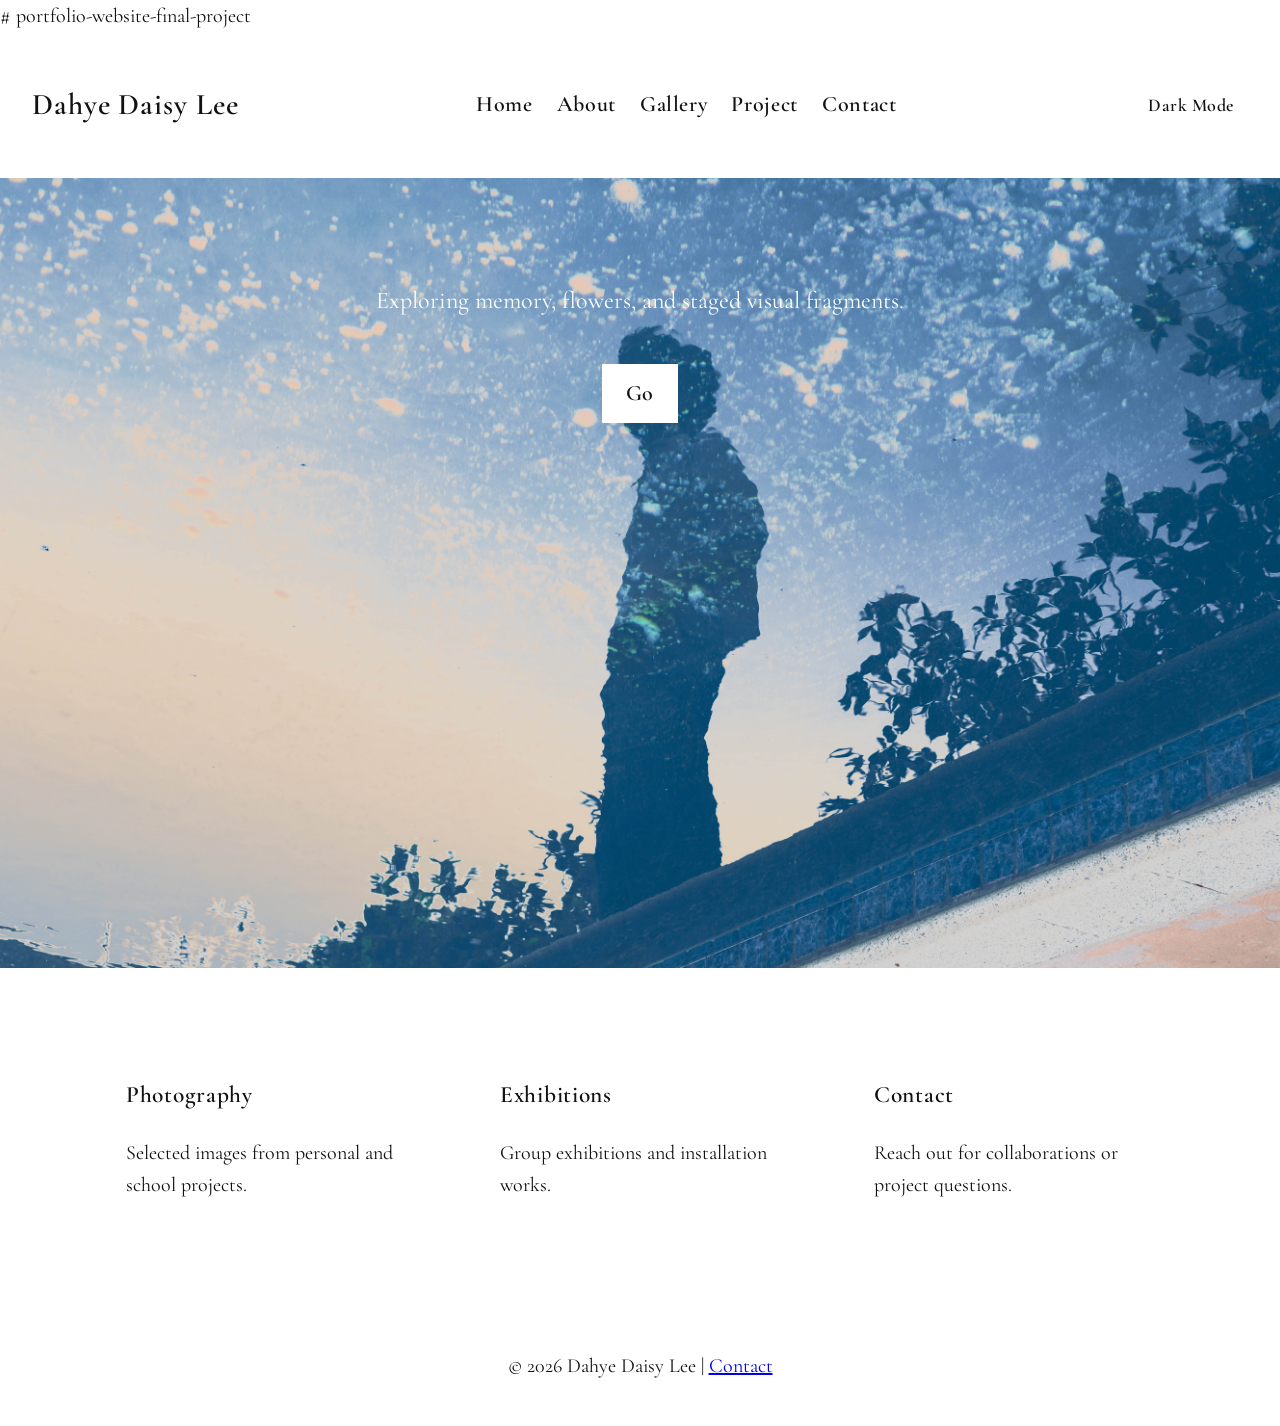
<file: index.html>
# portfolio-website-final-project
<!DOCTYPE html>
<html lang="en">
<head>
  <meta charset="UTF-8">
  <meta name="viewport" content="width=device-width, initial-scale=1.0">
  <title>Dahye Daisy Lee | Home</title>
  <meta name="description" content="Photography portfolio website by Dahye Daisy Lee.">
  <link rel="preconnect" href="https://fonts.googleapis.com">
  <link rel="stylesheet" href="style.css">
</head>

<body>
  <header>
    <nav class="navbar">
      <h1 class="logo">Dahye Daisy Lee</h1>
      <ul>
        <li><a href="index.html">Home</a></li>
        <li><a href="about.html">About</a></li>
        <li><a href="gallery.html">Gallery</a></li>
        <li><a href="project.html">Project</a></li>
        <li><a href="contact.html">Contact</a></li>
      </ul>
      <button id="themeButton">Dark Mode</button>
    </nav>
  </header>

  <main>
    <section class="hero">
    
      <p> Exploring memory, flowers, and staged visual fragments.</p>
      <a class="button" href="gallery.html">Go</a>
    </section>

    <section class="cards">
      <div class="card">
        <h3>Photography</h3>
        <p>Selected images from personal and school projects.</p>
      </div>
      <div class="card">
        <h3>Exhibitions</h3>
        <p>Group exhibitions and installation works.</p>
      </div>
      <div class="card">
        <h3>Contact</h3>
        <p>Reach out for collaborations or project questions.</p>
      </div>
    </section>
  </main>

  <footer>
    <p>© 2026 Dahye Daisy Lee | <a href="contact.html">Contact</a></p>
  </footer>

  <script src="script.js"></script>
</body>
</html>
</file>
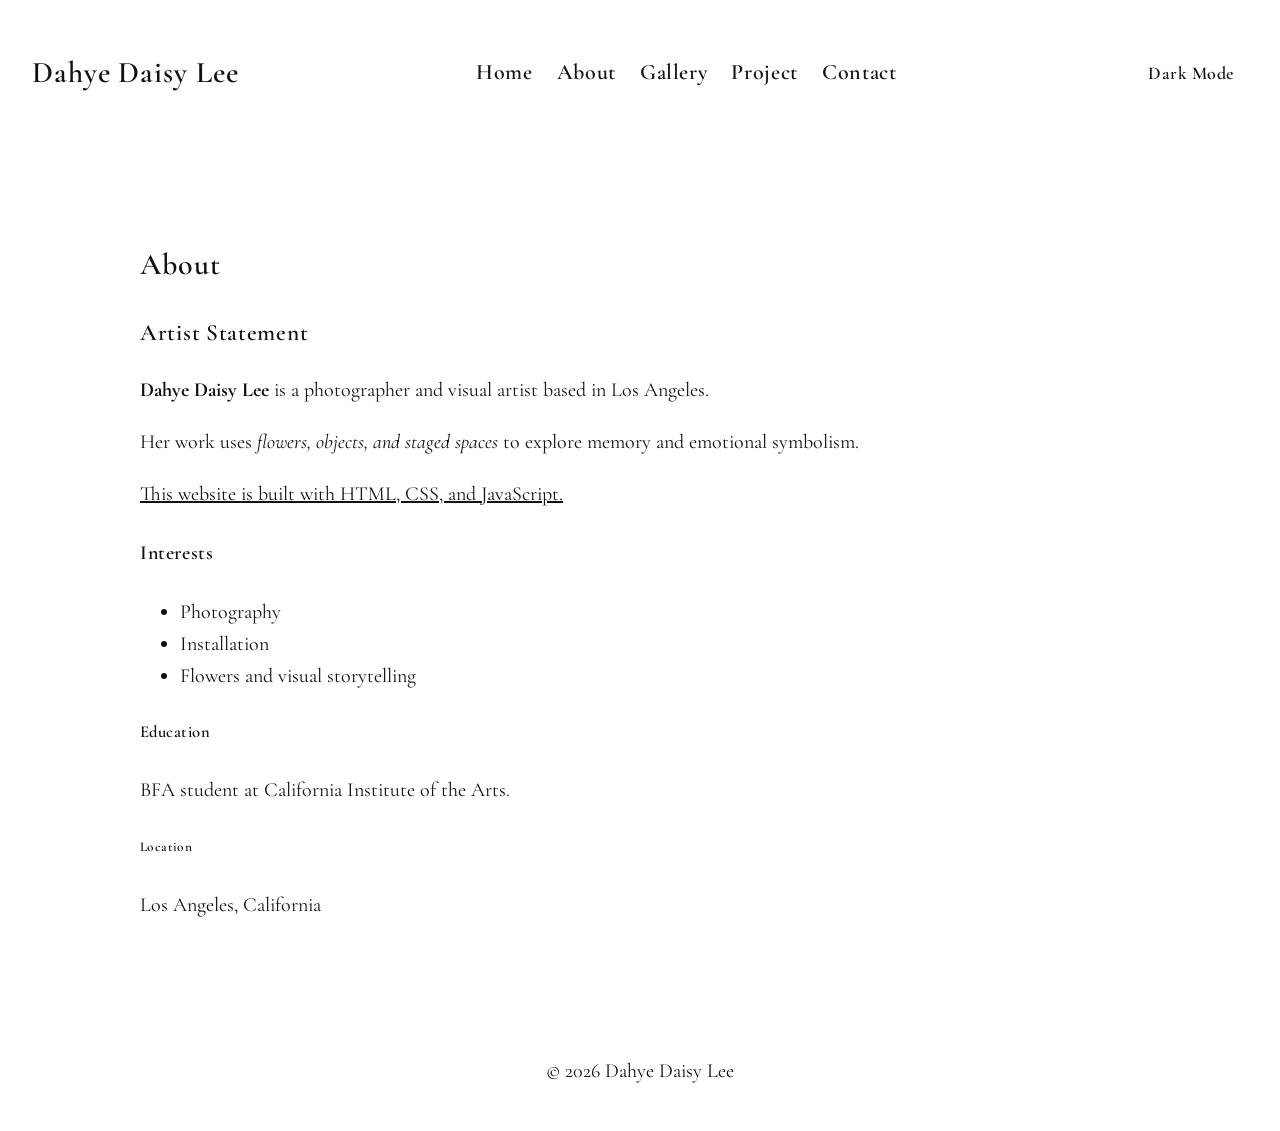
<file: about.html>
<!DOCTYPE html>
<html lang="en">
<head>
  <meta charset="UTF-8">
  <meta name="viewport" content="width=device-width, initial-scale=1.0">
  <title>Dahye Daisy Lee | About</title>
  <meta name="description" content="About Dahye Daisy Lee, photographer and visual artist.">
  <link rel="stylesheet" href="style.css">
</head>

<body>
  <header>
    <nav class="navbar">
      <h1 class="logo">Dahye Daisy Lee</h1>
      <ul>
        <li><a href="index.html">Home</a></li>
        <li><a href="about.html">About</a></li>
        <li><a href="gallery.html">Gallery</a></li>
        <li><a href="project.html">Project</a></li>
        <li><a href="contact.html">Contact</a></li>
      </ul>
      <button id="themeButton">Dark Mode</button>
    </nav>
  </header>

  <main class="page">
    <h2>About</h2>
    <h3>Artist Statement</h3>
    <p><strong>Dahye Daisy Lee</strong> is a photographer and visual artist based in Los Angeles.</p>
    <p>Her work uses <em>flowers, objects, and staged spaces</em> to explore memory and emotional symbolism.</p>
    <p class="underline">This website is built with HTML, CSS, and JavaScript.</p>

    <h4>Interests</h4>
    <ul>
      <li>Photography</li>
      <li>Installation</li>
      <li>Flowers and visual storytelling</li>
    </ul>

    <h5>Education</h5>
    <p>BFA student at California Institute of the Arts.</p>

    <h6>Location</h6>
    <p>Los Angeles, California</p>
  </main>

  <footer>
    <p>© 2026 Dahye Daisy Lee</p>
  </footer>

  <script src="script.js"></script>
</body>
</html>
</file>
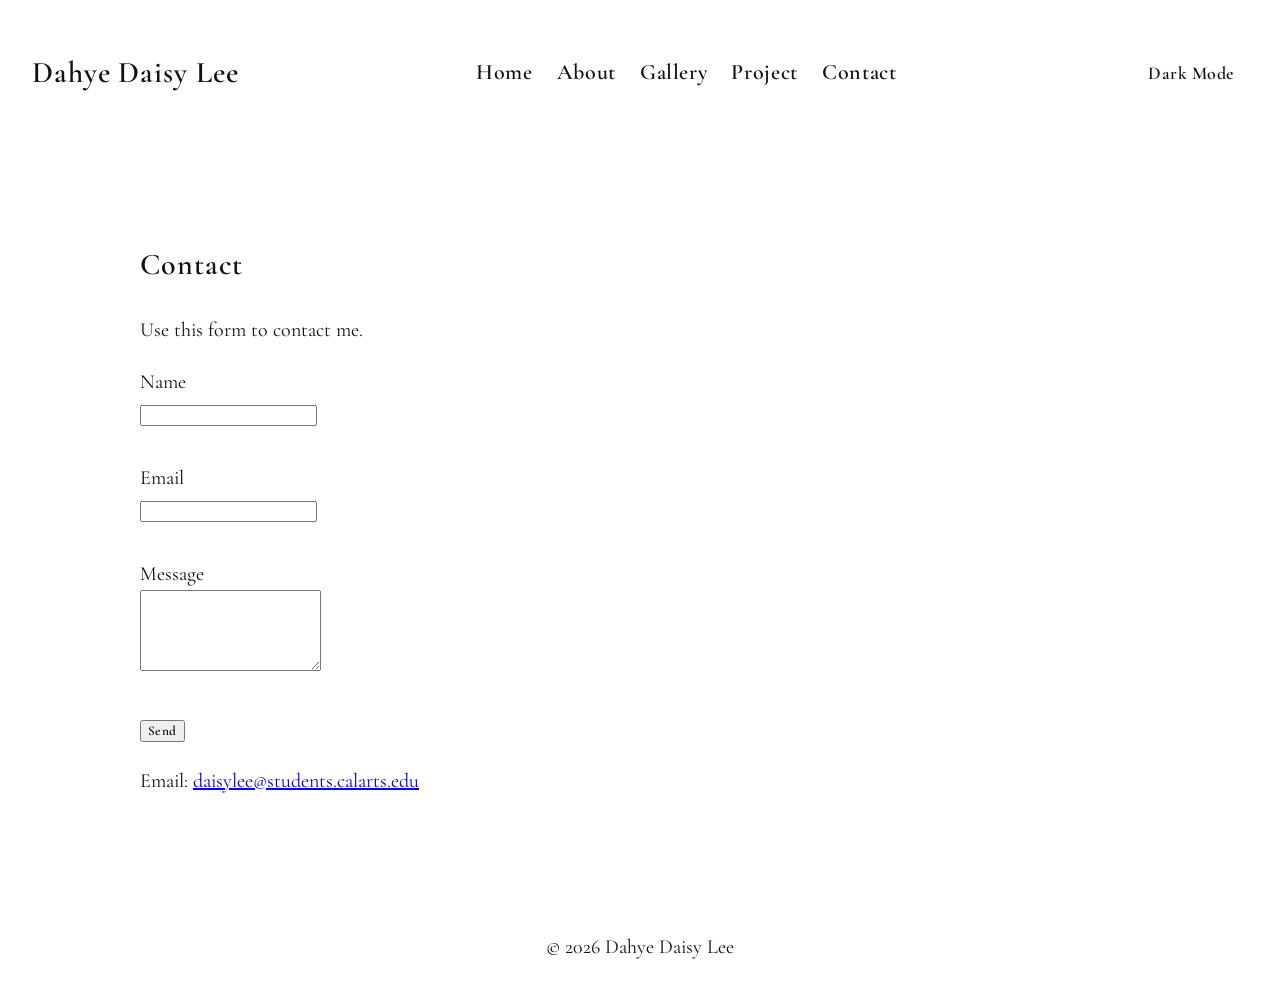
<file: contact.html>
<!DOCTYPE html>
<html lang="en">
<head>
  <meta charset="UTF-8">
  <meta name="viewport" content="width=device-width, initial-scale=1.0">
  <title>Dahye Daisy Lee | Contact</title>
  <meta name="description" content="Contact page for Dahye Daisy Lee.">
  <link rel="stylesheet" href="style.css">
</head>

<body>
  <header>
    <nav class="navbar">
      <h1 class="logo">Dahye Daisy Lee</h1>
      <ul>
        <li><a href="index.html">Home</a></li>
        <li><a href="about.html">About</a></li>
        <li><a href="gallery.html">Gallery</a></li>
        <li><a href="project.html">Project</a></li>
        <li><a href="contact.html">Contact</a></li>
      </ul>
      <button id="themeButton">Dark Mode</button>
    </nav>
  </header>

  <main class="page">
    <h2>Contact</h2>
    <p>Use this form to contact me.</p>

    <form action="https://formspree.io/f/mdabnwqp" method="POST">

  <label>Name</label><br>
  <input type="text" name="name" required><br><br>

  <label>Email</label><br>
  <input type="email" name="email" required><br><br>

  <label>Message</label><br>
  <textarea name="message" rows="5" required></textarea><br><br>

  <button type="submit">Send</button>

</form>

    <p>Email: <a href="mailto:daisylee@students.calarts.edu">daisylee@students.calarts.edu</a></p>
  </main>

  <footer>
    <p>© 2026 Dahye Daisy Lee</p>
  </footer>

  <script src="script.js"></script>
</body>
</html>
</file>
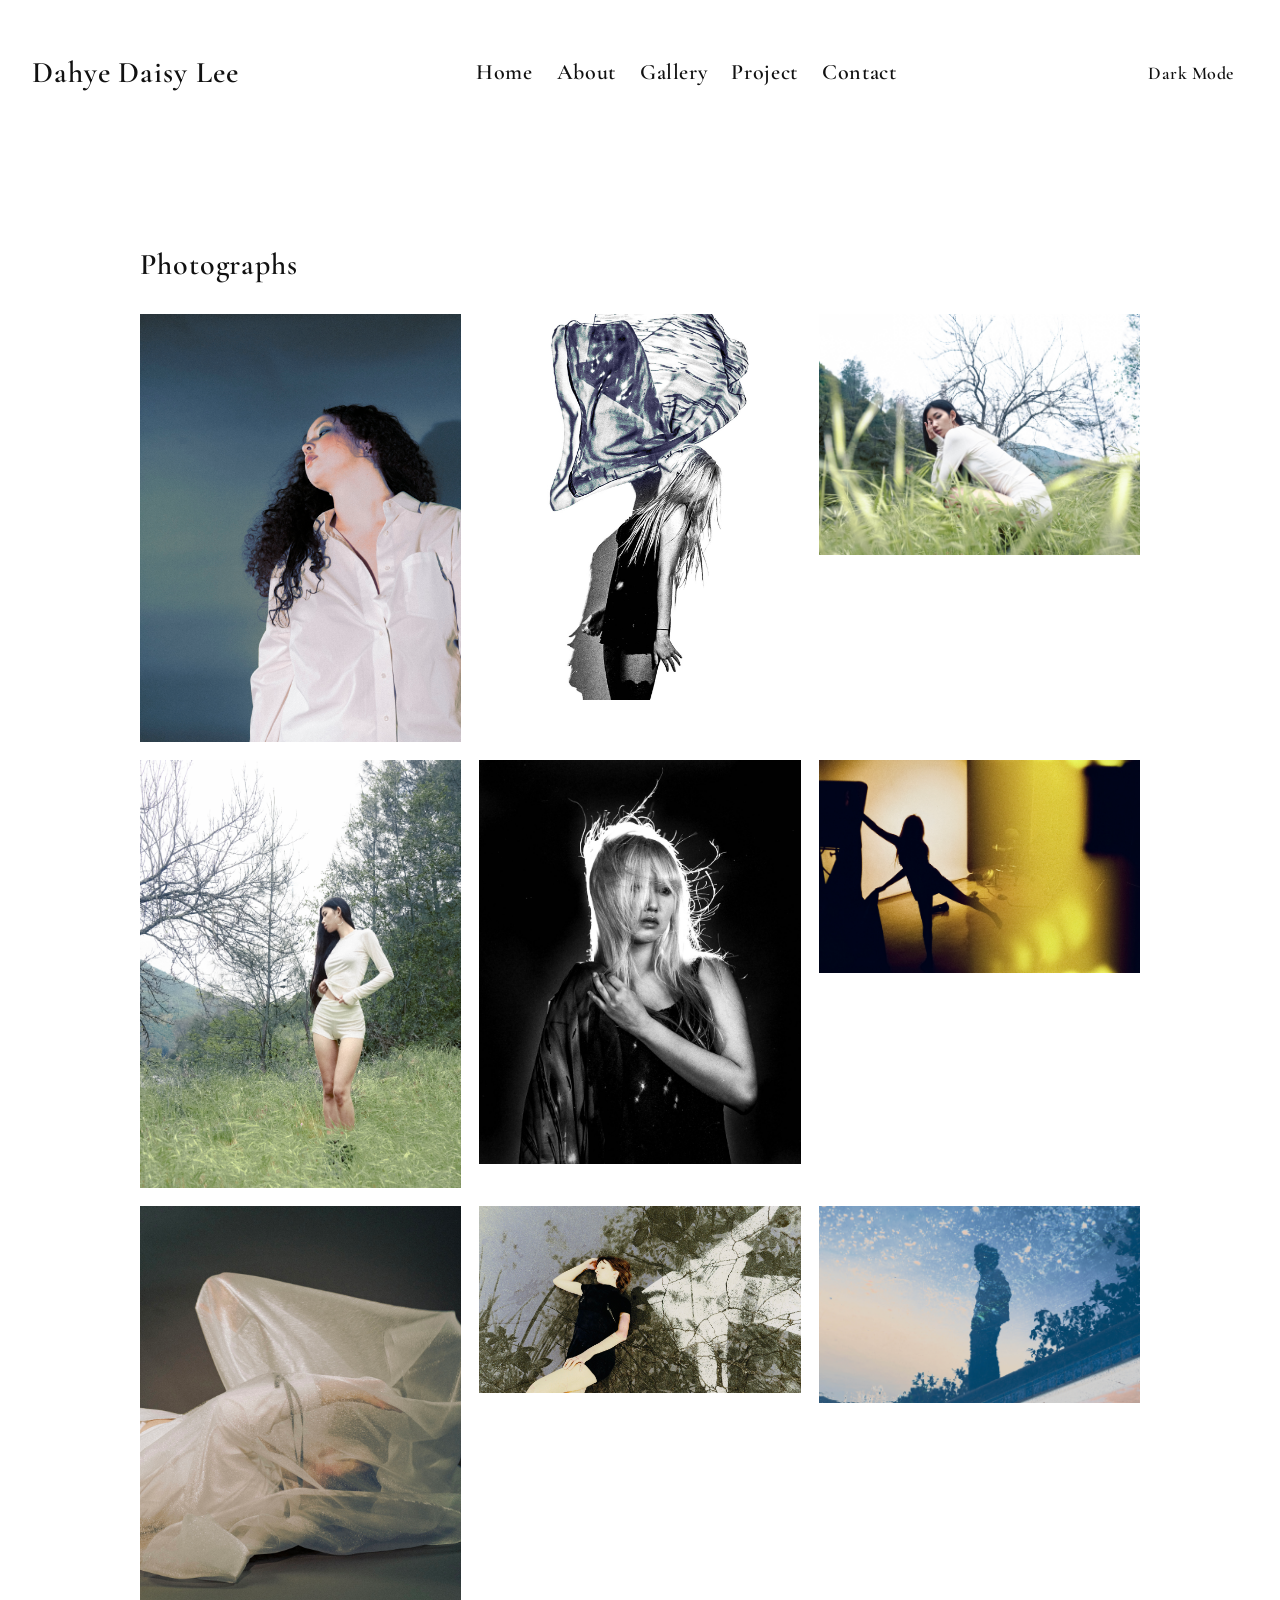
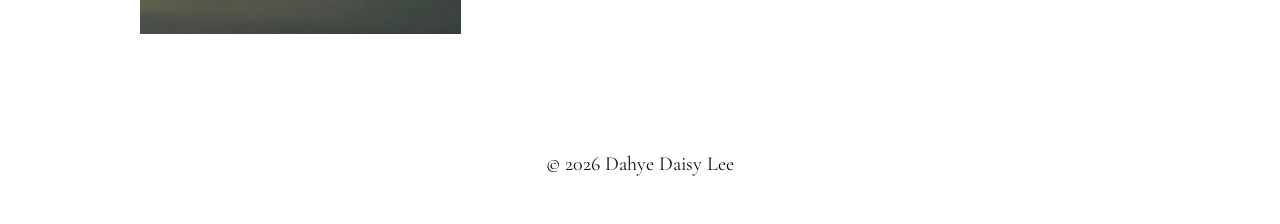
<file: gallery.html>
<!DOCTYPE html>
<html lang="en">
<head>
  <meta charset="UTF-8">
  <meta name="viewport" content="width=device-width, initial-scale=1.0">
  <title>Dahye Daisy Lee | Gallery</title>
  <meta name="description" content="Photography gallery by Dahye Daisy Lee.">
  <link rel="stylesheet" href="style.css">
</head>

<body>
  <header>
    <nav class="navbar">
      <h1 class="logo">Dahye Daisy Lee</h1>
      <ul>
        <li><a href="index.html">Home</a></li>
        <li><a href="about.html">About</a></li>
        <li><a href="gallery.html">Gallery</a></li>
        <li><a href="project.html">Project</a></li>
        <li><a href="contact.html">Contact</a></li>
      </ul>
      <button id="themeButton">Dark Mode</button>
    </nav>
  </header>

  <main class="page">
    <h2>Photographs</h2>
   

   <section class="gallery-grid">

  <img src="elle(3).JPG" alt="Elle photograph">
  <img src="isu.jpg" alt="ISU photograph">
  <img src="romy.jpg" alt="Romy photograph">
  <img src="romy(1).jpg" alt="Romy portrait">
  <img src="untitled(6).JPG" alt="Untitled photograph">
  <img src="untitled(1).jpg" alt="Untitled photograph">
  <img src="tulip.jpg" alt="Tulip photograph">
  <img src="mel.jpg" alt="Mel portrait">
  <img src="okaymyles.jpg" alt="Okaymyles photograph">

</section>
  </main>

  <footer>
    <p>© 2026 Dahye Daisy Lee</p>
  </footer>

  <script src="script.js"></script>
</body>
</html>
</file>
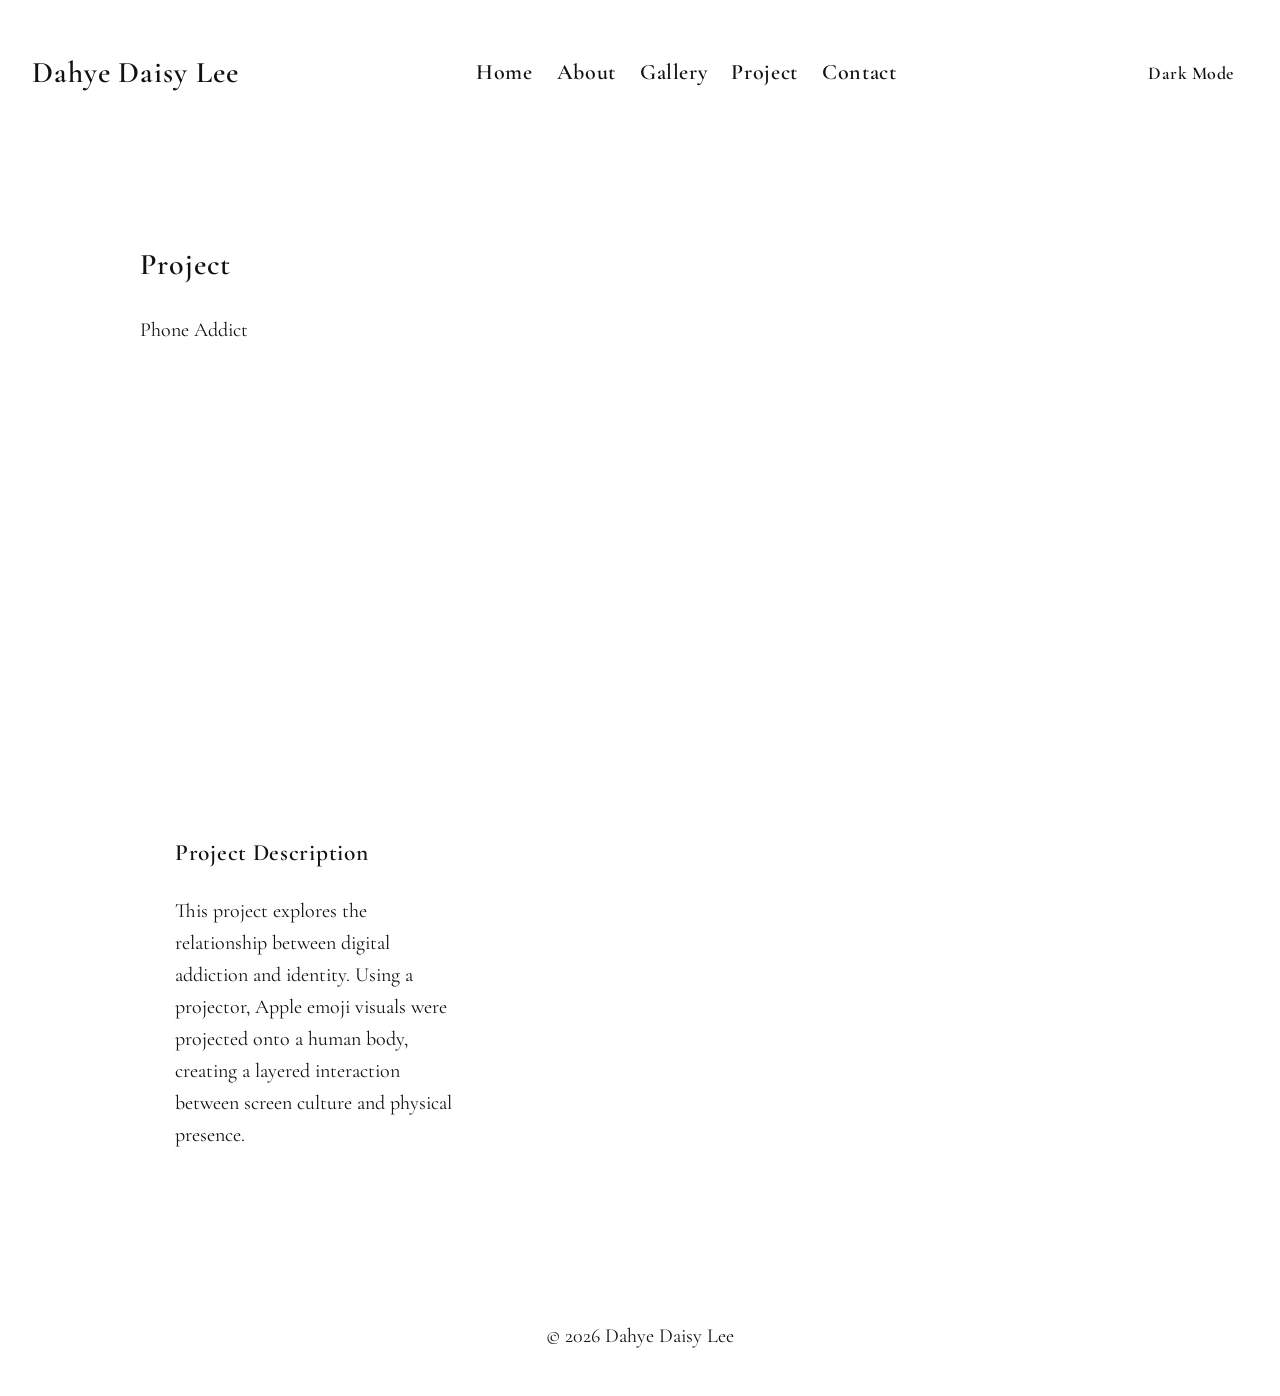
<file: project.html>
<!DOCTYPE html>
<html lang="en">
<head>
  <meta charset="UTF-8">
  <meta name="viewport" content="width=device-width, initial-scale=1.0">
  <title>Dahye Daisy Lee | Project</title>
  <meta name="description" content="Project page with embedded media.">
  <link rel="stylesheet" href="style.css">
</head>

<body>
  <header>
    <nav class="navbar">
      <h1 class="logo">Dahye Daisy Lee</h1>
      <ul>
        <li><a href="index.html">Home</a></li>
        <li><a href="about.html">About</a></li>
        <li><a href="gallery.html">Gallery</a></li>
        <li><a href="project.html">Project</a></li>
        <li><a href="contact.html">Contact</a></li>
      </ul>
      <button id="themeButton">Dark Mode</button>
    </nav>
  </header>

  <main class="page">
    <h2>Project</h2>
    <p> Phone Addict </p>

    <div class="video-box">
      <iframe 
        https://www.youtube.com/watch?v=RlaUIq87SKU&t=1s
        title="Phone Addict 2024"
        allowfullscreen>
      </iframe>
    </div>

    <section class="card">
      <h3>Project Description</h3>
      <p> This project explores the relationship between digital addiction and identity.
Using a projector, Apple emoji visuals were projected onto a human body,
creating a layered interaction between screen culture and physical presence. </p>
    </section>
  </main>

  <footer>
    <p>© 2026 Dahye Daisy Lee</p>
  </footer>

  <script src="script.js"></script>
</body>
</html>
</file>
<file: style.css>
@import url('https://fonts.googleapis.com/css2?family=Cormorant+Garamond:wght@400;500;600;700&display=swap');

:root {
  --background: #ffffff;
  --text: #111111;
  --accent: #111111;
  --card: #ffffff;
}

body.dark {
  --background: #111111;
  --text: #ffffff;
  --accent: #ffffff;
  --card: #111111;
}

body {
  margin: 0;
  background-color: var(--background);
  color: var(--text);
  font-family: 'Cormorant Garamond', serif;
  line-height: 1.6;
  font-size: 20px;
}

h1, h2, h3, h4, h5, h6,
.logo,
.navbar a,
button,
.button {
  font-family: 'Cormorant Garamond', serif;
  font-weight: 600;
  letter-spacing: 0.03em;
}

.navbar {
  display: flex;
  justify-content: space-between;
  align-items: center;
  background-color: #ffffff;
  color: #111111;
  padding: 24px 32px;
}

.logo {
  font-size: 30px;
}

.navbar ul {
  list-style: none;
  display: flex;
  gap: 24px;
  padding: 0;
  margin: 0;
}

.navbar a {
  color: #111111;
  text-decoration: none;
  font-size: 22px;
}

.navbar a:hover {
  color: #888888;
  text-decoration: none;
}

.navbar a:visited {
  color: #111111;
}

#themeButton {
  padding: 8px 14px;
  border: none;
  background: transparent;
  color: #111111;
  cursor: pointer;
  font-size: 18px;
}

#themeButton:hover {
  color: #888888;
}

.hero {
  min-height: 70vh;
  padding: 80px 30px;
  text-align: center;
  background-size: cover;
  background-position: center;
  color: white;
}

.hero h2 {
  font-size: 72px;
  font-weight: 600;
}

.hero p {
  font-size: 24px;
}

.button {
  display: inline-block;
  margin-top: 20px;
  padding: 12px 24px;
  background-color: white;
  color: #111111;
  text-decoration: none;
  border: none;
  transition: 0.3s;
  font-size: 22px;
}

.button:hover {
  transform: scale(1.04);
  background-color: #111111;
  color: white;
}

.page {
  max-width: 1000px;
  margin: 40px auto;
  padding: 30px;
}

.underline {
  text-decoration: underline;
}

.cards {
  display: flex;
  justify-content: center;
  gap: 24px;
  padding: 50px;
}

.card {
  background-color: var(--card);
  border: none;
  padding: 25px;
  margin: 10px;
  width: 280px;
  transition: 0.3s;
}

.card:hover {
  transform: translateY(-5px);
}

.gallery-grid {
  display: grid;
  grid-template-columns: repeat(3, 1fr);
  gap: 18px;
}

.gallery-grid img {
  width: 100%;
  border: none;
  display: block;
}

.video-box iframe {
  width: 100%;
  height: 400px;
  border: none;
}

.contact-form {
  display: flex;
  flex-direction: column;
  gap: 12px;
  max-width: 500px;
}

.contact-form input,
.contact-form textarea {
  padding: 12px;
  border: none;
  border-bottom: 1px solid var(--text);
  font-family: inherit;
  font-size: 18px;
  background: transparent;
  color: var(--text);
}

.contact-form button {
  padding: 12px;
  background-color: #111111;
  color: white;
  border: none;
  cursor: pointer;
  font-family: inherit;
  font-size: 20px;
}

.contact-form button:hover {
  background-color: #888888;
}

footer {
  text-align: center;
  padding: 24px;
  background-color: #ffffff;
  color: #111111;
}

/* Mobile */
@media (max-width: 600px) {
  .navbar {
    flex-direction: column;
    gap: 12px;
  }

  .navbar ul {
    flex-direction: column;
    text-align: center;
  }

  .hero h2 {
    font-size: 44px;
  }

  .hero p {
    font-size: 20px;
  }

  .cards {
    flex-direction: column;
    padding: 20px;
  }

  .card {
    width: auto;
  }

  .gallery-grid {
    grid-template-columns: 1fr;
  }
}

/* Tablet */
@media (min-width: 601px) and (max-width: 1024px) {
  .gallery-grid {
    grid-template-columns: repeat(2, 1fr);
  }

  .cards {
    flex-wrap: wrap;
  }
}

/* Desktop */
@media (min-width: 1025px) {
  .gallery-grid {
    grid-template-columns: repeat(3, 1fr);
  }
}
</file>
